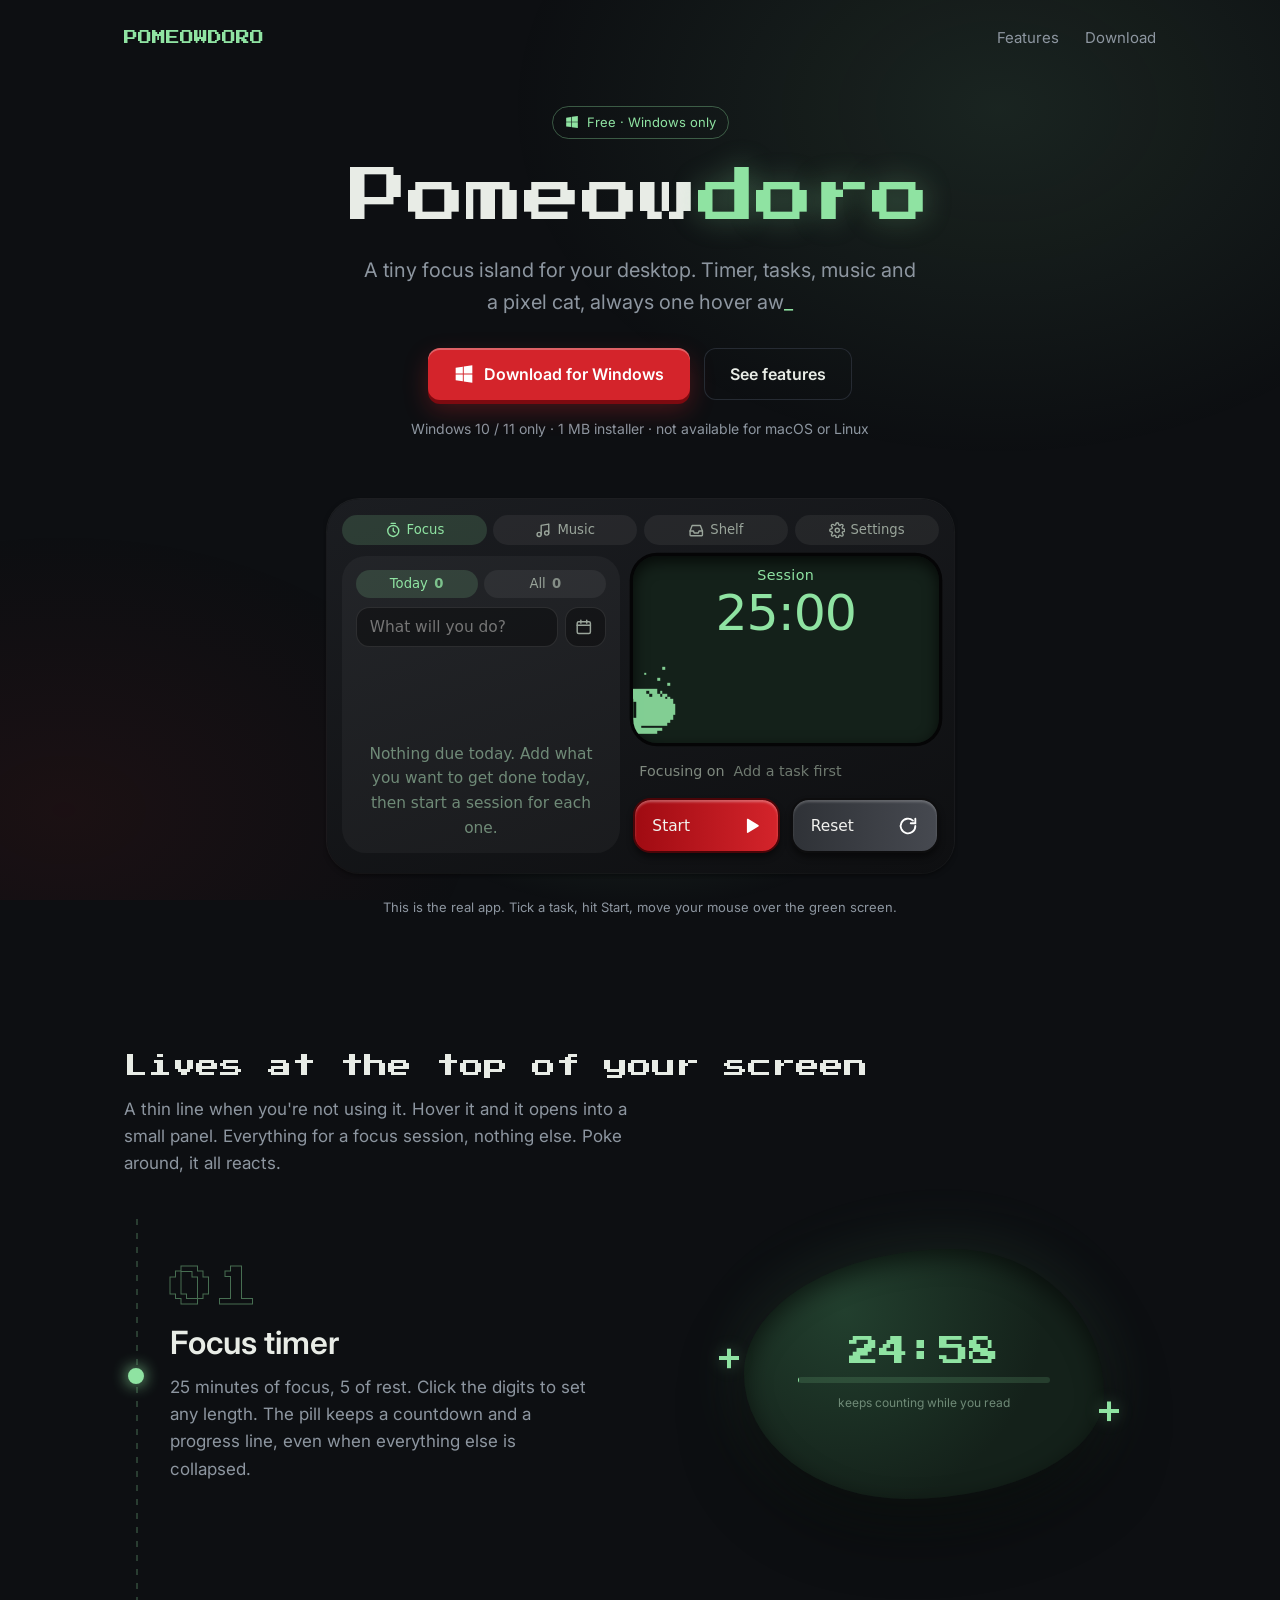
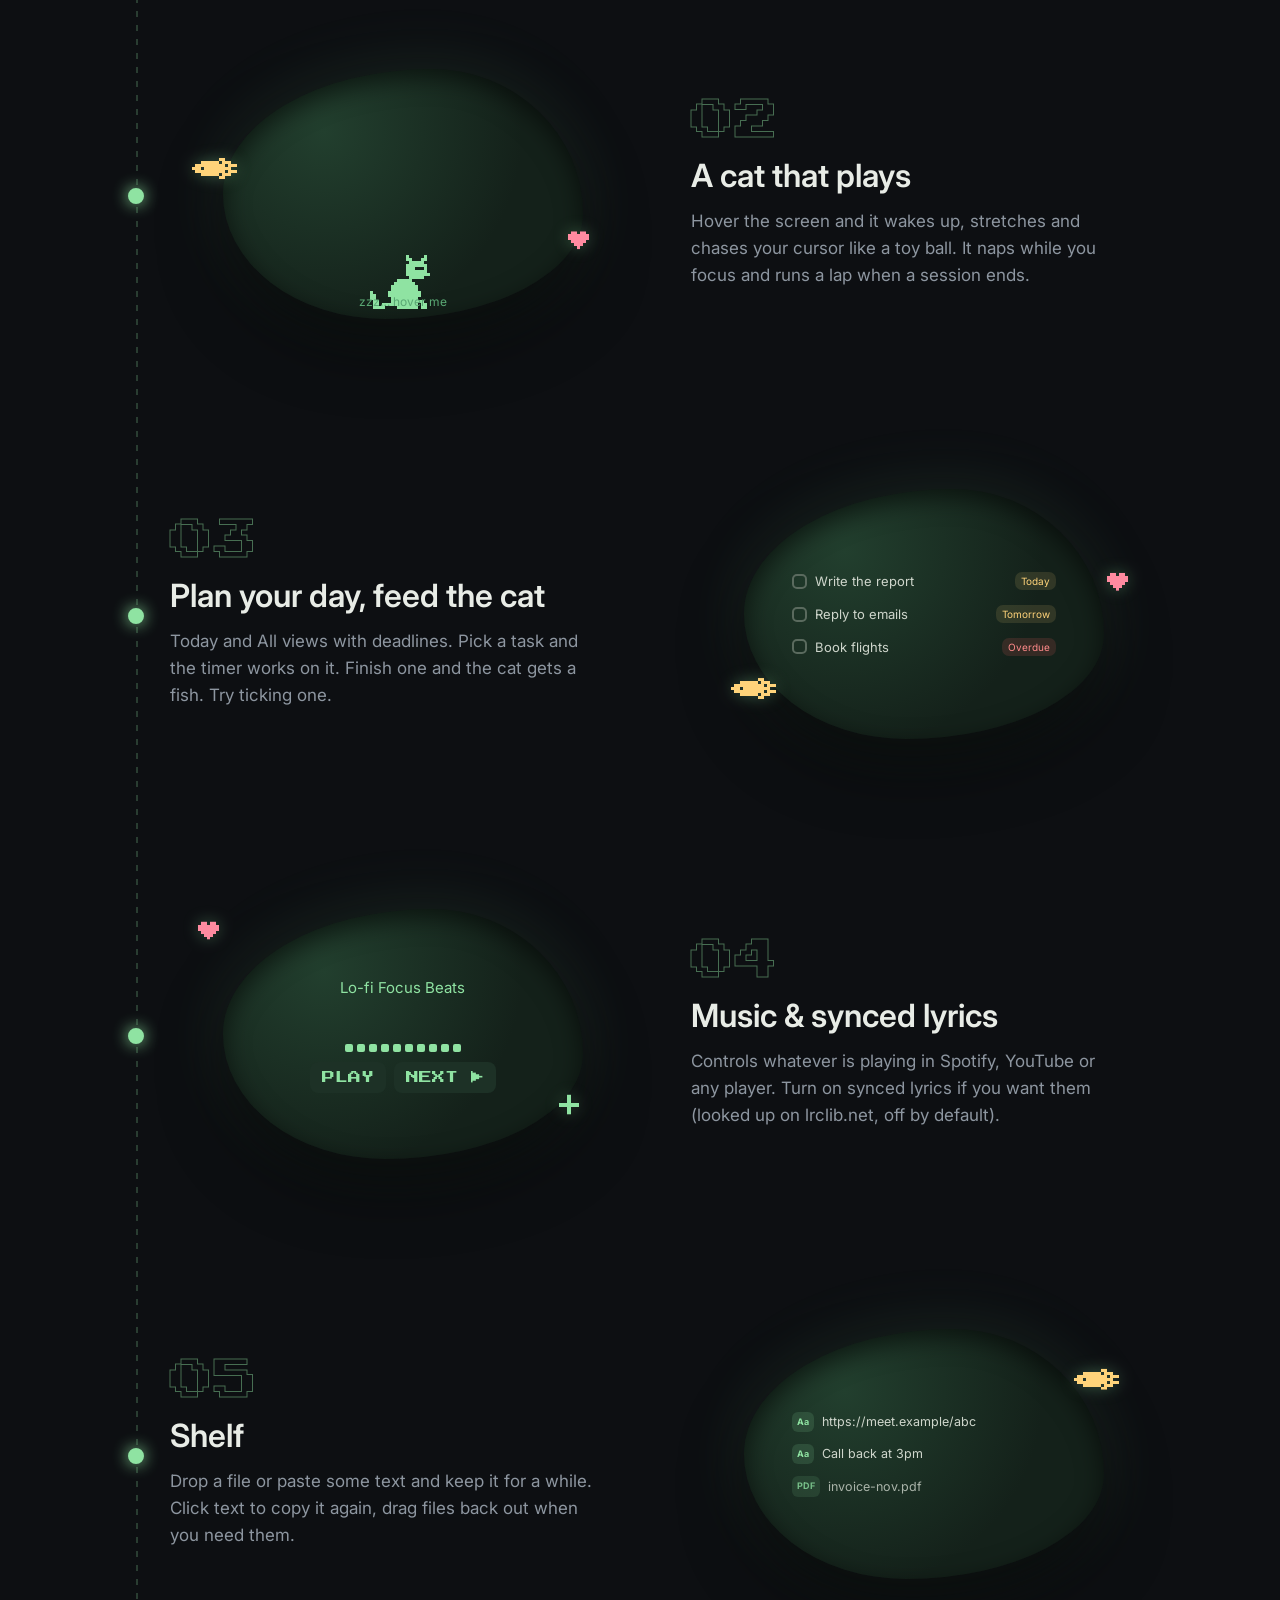
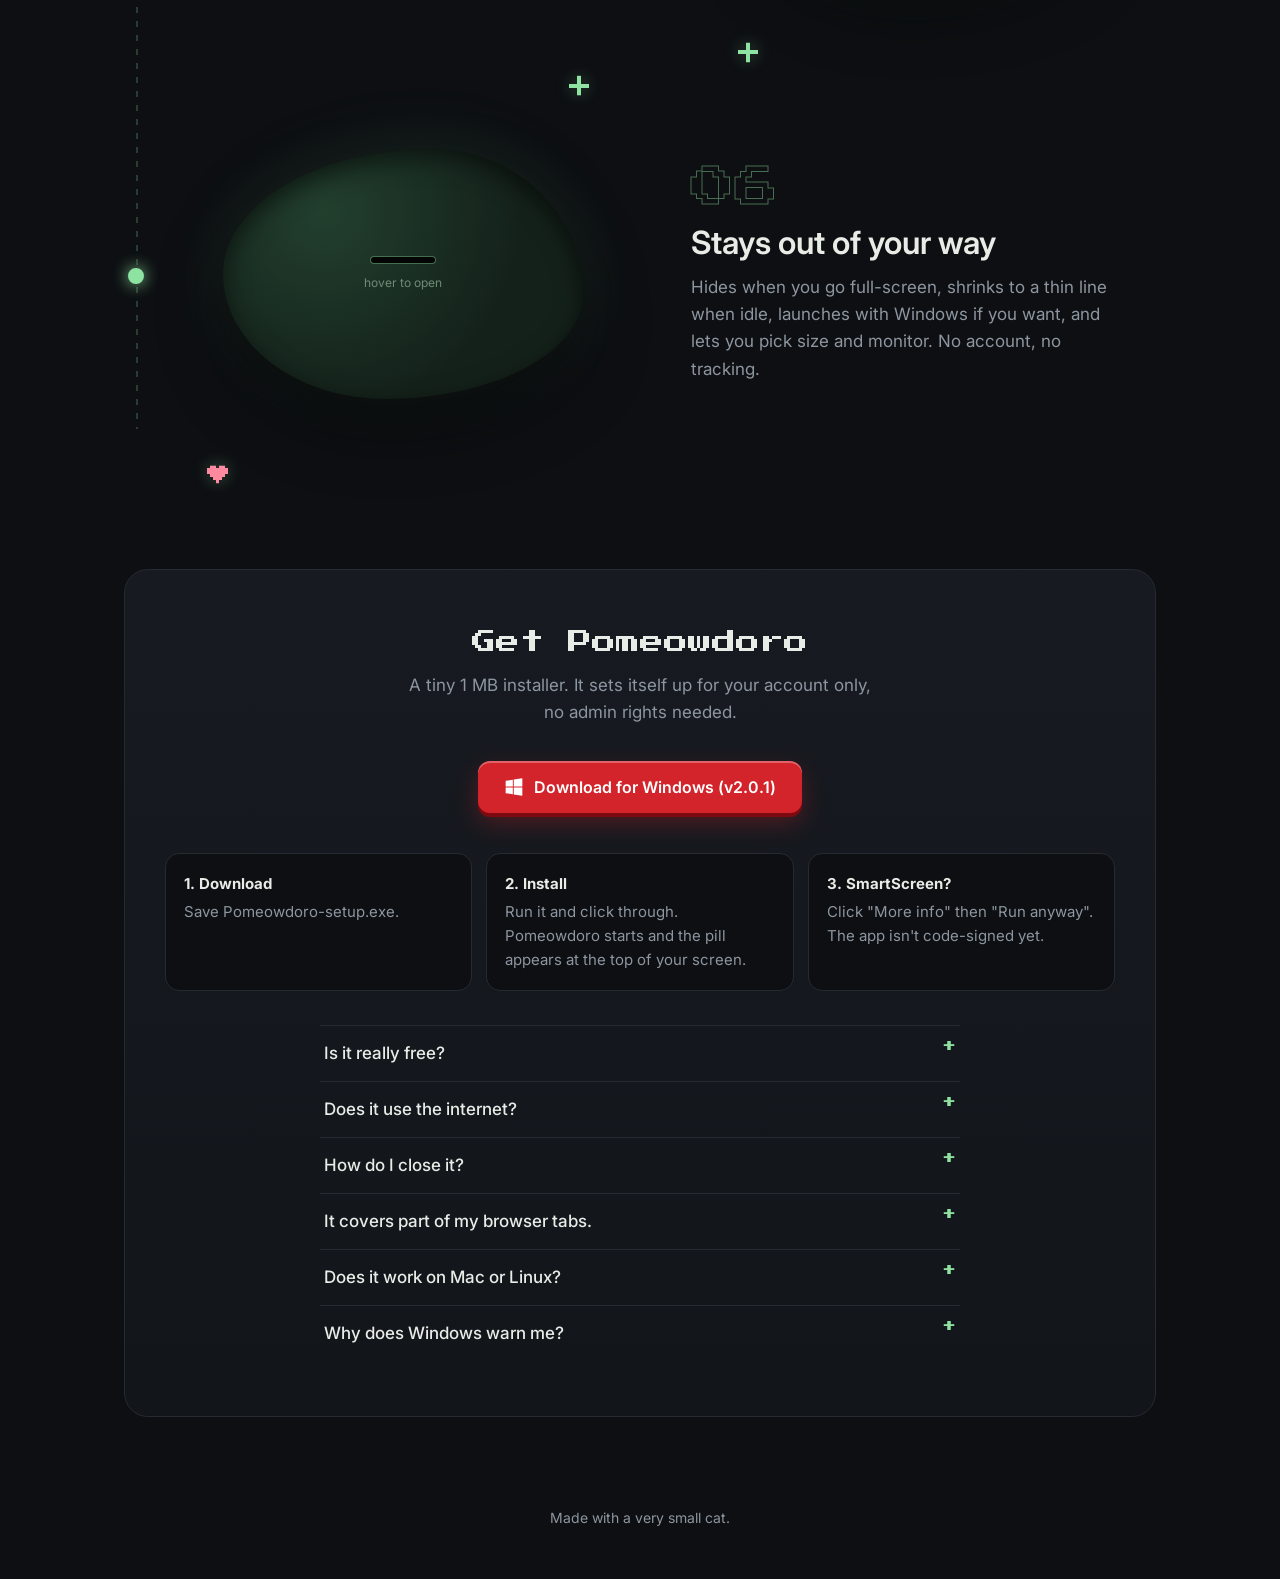
<file: index.html>
<!doctype html>
<html lang="en"><head>
<meta charset="utf-8">
<meta name="viewport" content="width=device-width,initial-scale=1">
<title>Pomeowdoro — a focus island with a pixel cat</title>
<meta name="description" content="Pomeowdoro is a focus island for Windows: a Pomodoro timer, tasks, music controls and a pixel cat that lives at the top of your screen.">
<link rel="icon" type="image/png" href="favicon.png">
<link rel="apple-touch-icon" href="apple-touch-icon.png">
<link rel="preconnect" href="https://fonts.googleapis.com">
<link href="https://fonts.googleapis.com/css2?family=Inter:wght@400;500;600&family=Press+Start+2P&display=swap" rel="stylesheet">
<style>
:root{--bg:#0d0f12;--card:#15181d;--line:#262b33;--g:#8fe3a2;--red:#d4242b;--ink:#e8ece6;--mute:#8d96a0;--lcd:#14211a}
*{box-sizing:border-box;margin:0}
html{scroll-behavior:smooth}
body{background:var(--bg);color:var(--ink);font-family:Inter,system-ui,sans-serif;font-size:17px;line-height:1.6;overflow-x:hidden}
body::before{content:"";position:fixed;inset:0;z-index:-1;background:radial-gradient(700px 500px at 78% 12%,rgba(143,227,162,.10),transparent 70%),radial-gradient(600px 400px at 5% 90%,rgba(212,36,43,.07),transparent 70%)}
.wrap{max-width:1080px;margin:0 auto;padding:0 24px}
nav{display:flex;justify-content:space-between;align-items:center;padding:26px 0}
nav .logo{font:14px 'Press Start 2P';color:var(--g);text-decoration:none}
nav .r{display:flex;align-items:center;gap:26px}
nav a:not(.logo){color:var(--mute);text-decoration:none;font-size:15px}
nav a:not(.logo):hover{color:var(--ink)}
.toggle{font:12px 'Press Start 2P';color:var(--g);background:transparent;border:1px solid rgba(143,227,162,.35);border-radius:99px;padding:8px 12px;cursor:pointer}
.toggle.off{color:var(--mute);border-color:var(--line)}
.btn{position:relative;display:inline-flex;align-items:center;gap:10px;font:600 16px Inter;color:#fff;background:var(--red);padding:16px 26px;border-radius:12px;text-decoration:none;border:0;cursor:pointer;box-shadow:inset 0 2px 0 rgba(255,255,255,.28),0 4px 0 #7d0a10,0 10px 24px rgba(212,36,43,.3);transition:transform .1s,box-shadow .1s}
.btn:hover{transform:translateY(-2px)}
.btn:active{transform:translateY(3px);box-shadow:inset 0 2px 0 rgba(255,255,255,.28),0 1px 0 #7d0a10}
.btn.ghost{background:transparent;color:var(--ink);box-shadow:inset 0 0 0 1px var(--line)}
.win{flex:none}
/* hero */
.hero{display:grid;grid-template-columns:1fr auto;gap:40px;align-items:center;padding:30px 0 70px}
.tag{display:inline-flex;align-items:center;gap:8px;font-size:13px;color:var(--g);border:1px solid rgba(143,227,162,.35);padding:5px 12px;border-radius:99px;margin-bottom:24px}
h1{font:clamp(30px,5.4vw,58px)/1.2 'Press Start 2P';color:var(--ink)}
h1 em{font-style:normal;color:var(--g);text-shadow:0 0 28px rgba(143,227,162,.35)}
.type::after{content:"_";color:var(--g);animation:bl 1s steps(2) infinite}
@keyframes bl{50%{opacity:0}}
.lead{margin:26px 0 34px;color:var(--mute);font-size:20px;max-width:470px}
.cta{display:flex;gap:14px;flex-wrap:wrap}
.small{margin-top:20px;color:var(--mute);font-size:14px}
.demo{position:relative}
.demo iframe{display:block;border:0;width:440px;height:672px;background:transparent}
.hint{position:absolute;left:0;right:0;bottom:-8px;text-align:center;font-size:13px;color:var(--mute)}
/* sections */
section{padding:70px 0}
h2{font:clamp(18px,3vw,24px)/1.5 'Press Start 2P';margin-bottom:12px}
.sec-sub{color:var(--mute);margin-bottom:42px;max-width:540px}
.grid{display:grid;grid-template-columns:repeat(auto-fit,minmax(240px,1fr));gap:18px}
.card{background:var(--card);border:1px solid var(--line);border-radius:18px;padding:24px;display:flex;flex-direction:column;transition:border-color .2s,transform .2s}
.card:hover{border-color:rgba(143,227,162,.45);transform:translateY(-4px)}
.card .n{font:12px 'Press Start 2P';color:var(--g);margin-bottom:14px;display:block}
.card h3{font-size:19px;margin-bottom:6px}
.card p{color:var(--mute);font-size:15px;margin-bottom:18px}
.mini{margin-top:auto;background:var(--lcd);border-radius:14px;box-shadow:inset 0 4px 12px rgba(0,0,0,.6);position:relative;overflow:hidden;height:132px;color:var(--g);user-select:none}
.mini .c{position:absolute;inset:0;display:flex;flex-direction:column;align-items:center;justify-content:center;gap:10px}
.tm{font:30px 'Press Start 2P'}
.row{display:flex;gap:8px}
.mb{font:13px 'Press Start 2P';color:var(--g);background:#1d3126;border:0;border-radius:8px;padding:9px 12px;cursor:pointer}
.mb:hover{background:#27422f}.mb:active{transform:translateY(2px)}
.mini canvas{position:absolute;left:0;top:0;image-rendering:pixelated;pointer-events:none}
.mini .ball{position:absolute;width:10px;height:10px;border-radius:50%;background:radial-gradient(circle at 35% 30%,#e4ffe9,#8fe3a2 60%);box-shadow:0 0 8px rgba(143,227,162,.7);pointer-events:none;opacity:0;transition:opacity .2s}
.hover-note{position:absolute;bottom:8px;width:100%;text-align:center;font-size:12px;color:#5aa874;pointer-events:none}
.eq{display:flex;gap:4px;align-items:flex-end;height:42px}
.eq i{width:8px;background:var(--g);height:8px;border-radius:2px}
.playing .eq i{animation:eq .8s ease-in-out infinite alternate}
.eq i:nth-child(2n){animation-duration:.6s}.eq i:nth-child(3n){animation-duration:1s}.eq i:nth-child(5n){animation-duration:.5s}
@keyframes eq{to{height:42px}}
.song{font-size:15px;max-width:90%;white-space:nowrap;overflow:hidden;text-overflow:ellipsis}
.paperbox{background:#0f1311}
.sheet{position:absolute;left:16px;right:16px;top:14px;height:100px;background:linear-gradient(#34383e,#2a2e33);border-radius:10px;padding:14px;color:#e3eadf;font-size:15px;transition:transform .15s linear}
.sheet small{display:block;color:#9aa69c;letter-spacing:2px;font-size:10px;margin-bottom:6px}
.slot{position:absolute;left:0;right:0;bottom:0;height:34px;background:linear-gradient(#2d2f34,#1a1b1e);border-top:2px solid #44474d}
.slot input{position:absolute;left:14px;right:14px;top:9px;width:calc(100% - 28px);accent-color:var(--g)}
/* download */
.dl{background:linear-gradient(180deg,#171b21,#12151a);border:1px solid var(--line);border-radius:24px;padding:54px 40px;text-align:center}
.dl p.s{color:var(--mute);margin:12px auto 34px;max-width:480px}
.steps{display:grid;grid-template-columns:repeat(auto-fit,minmax(190px,1fr));gap:14px;margin-top:40px;text-align:left}
.steps div{background:var(--bg);border:1px solid var(--line);border-radius:14px;padding:18px;font-size:15px;color:var(--mute)}
.steps b{display:block;color:var(--ink);font-size:15px;margin-bottom:4px}
.faq{margin:34px auto 0;max-width:640px;text-align:left}
.faq details{border-top:1px solid var(--line);padding:14px 4px}
.faq summary{cursor:pointer;font-weight:500;list-style:none;display:flex;justify-content:space-between}
.faq summary::after{content:"+";color:var(--g);font:14px 'Press Start 2P'}
.faq details[open] summary::after{content:"–"}
.faq p{color:var(--mute);margin-top:10px;font-size:15px}
footer{text-align:center;color:var(--mute);font-size:14px;padding:20px 0 50px}
/* page cat + toast + confetti */
.pf{position:fixed;width:8px;height:8px;pointer-events:none;z-index:60;animation:pf .9s ease-out forwards}
@keyframes pf{to{transform:translate(var(--dx),var(--dy)) rotate(180deg);opacity:0}}
#toast{position:fixed;left:50%;bottom:28px;transform:translate(-50%,30px);background:#1d3126;color:var(--g);border:1px solid rgba(143,227,162,.4);padding:12px 18px;border-radius:12px;font-size:14px;opacity:0;transition:.3s;z-index:70;pointer-events:none;max-width:90vw;text-align:center}
#toast.on{opacity:1;transform:translate(-50%,0)}
/* reveal */
.rv{opacity:0;transform:translateY(28px);transition:opacity .6s,transform .6s}.rv.in{opacity:1;transform:none}
@media(max-width:900px){.hero{grid-template-columns:1fr;text-align:center}.lead{margin-left:auto;margin-right:auto}.cta{justify-content:center}.demo{margin:0 auto}nav a:not(.logo){display:none}}
@media(max-width:480px){.demo iframe{width:340px;height:520px}}
@media(prefers-reduced-motion:reduce){.rv{opacity:1;transform:none;transition:none}}
/* ---- 2.0 demo + cards ---- */
.demo .screen{position:relative;width:600px;height:372px;border-radius:16px;background:#0e1115;border:1px solid var(--line);overflow:hidden;box-shadow:0 30px 60px rgba(0,0,0,.45)}
.screen .tabs{height:34px;background:#181b21;display:flex;align-items:center;gap:6px;padding:0 12px}
.screen .tabs i{width:9px;height:9px;border-radius:50%;background:#333a44}
.screen .tab{margin-left:8px;font-size:12px;color:#7d8793;background:#12151a;padding:5px 14px;border-radius:8px}
.screen .tab.on{color:#cfd6d0}
.screen .page{padding:34px 28px;display:flex;flex-direction:column;gap:14px}
.screen .page b{height:12px;border-radius:6px;background:#1a1e25;width:92%}
.screen .page b.s{width:55%}
.demo iframe{position:absolute;top:0;left:50%;transform:translateX(-50%);width:204px;height:48px;border:0;background:transparent}
.mini .pbar{width:70%;height:6px;background:rgba(143,227,162,.15);border-radius:3px;overflow:hidden}
.mini .pbar i{display:block;height:100%;width:0;background:var(--g);transition:width 1s linear}
.trow{display:flex;align-items:center;gap:8px;font-size:13px;color:#cfd6cc;cursor:pointer;padding:3px 4px;border-radius:8px}
.trow:hover{background:rgba(255,255,255,.06)}
.trow .chk{width:15px;height:15px;border-radius:5px;border:2px solid #5a6a5e;flex:none}
.trow.done .chk{background:var(--g);border-color:var(--g)}
.trow.done span{text-decoration:line-through;opacity:.5}
.trow em{margin-left:auto;font-style:normal;font-size:10px;background:rgba(255,211,122,.12);color:#ffd37a;border-radius:7px;padding:1px 6px}
.trow em.od{color:#ff8a8a;background:rgba(255,100,100,.14)}
.thanks{position:absolute;left:12px;right:12px;bottom:10px;text-align:center;background:rgba(143,227,162,.95);color:#10231a;border-radius:10px;padding:6px;font-size:13px;opacity:0;transition:.25s;pointer-events:none}
.thanks.on{opacity:1}
.snip{display:flex;align-items:center;gap:8px;font-size:12.5px;color:#cfd6cc;cursor:pointer;padding:3px 4px;border-radius:8px;white-space:nowrap;overflow:hidden}
.snip:hover{background:rgba(255,255,255,.06)}
.snip b{font-size:9px;background:rgba(143,227,162,.14);color:var(--g);border-radius:6px;padding:3px 5px;flex:none}
.snip.file{cursor:default;opacity:.8}
.snip span{overflow:hidden;text-overflow:ellipsis}
.thin{width:64px;height:6px;border-radius:3px;background:#050506;box-shadow:0 0 0 1px rgba(143,227,162,.35);transition:all .25s}
.mini .c:hover .thin{width:150px;height:30px;border-radius:15px}
.small2{font-size:12px;color:#6f8a77}
@media(max-width:700px){.demo .screen{zoom:.6}}
/* ===== hero: the real app, no frame ===== */
.hero{grid-template-columns:1fr auto;gap:30px}
.demo{position:relative;isolation:isolate}
.demo::before{content:"";position:absolute;inset:-60px -40px;background:radial-gradient(closest-side,rgba(143,227,162,.22),rgba(143,227,162,.05) 60%,transparent);z-index:-1;animation:breathe 6s ease-in-out infinite}
@keyframes breathe{50%{transform:scale(1.06);opacity:.8}}
.demo iframe{position:static;transform:none;display:block;width:578px;height:348px;border:0;background:transparent;filter:drop-shadow(0 30px 40px rgba(0,0,0,.45))}
.demo .hint{position:static;margin-top:16px}
@media(max-width:1000px){.hero{grid-template-columns:1fr}.demo{margin:0 auto}}
@media(max-width:620px){.demo iframe{zoom:.6}}

/* ===== story-style features ===== */
.story{position:relative;display:flex;flex-direction:column;gap:110px;padding-left:46px;margin-top:20px}
.rail{position:absolute;left:12px;top:0;bottom:0;width:2px;background:repeating-linear-gradient(to bottom,rgba(143,227,162,.22) 0 6px,transparent 6px 14px)}
.rail i{position:absolute;left:0;top:0;width:2px;height:var(--rp,0%);background:var(--g);box-shadow:0 0 14px var(--g)}
.feat{position:relative;display:grid;grid-template-columns:1fr 1fr;gap:56px;align-items:center}
.feat:nth-child(odd) .ftext{order:2}
.feat::before{content:"";position:absolute;left:-42px;top:50%;width:12px;height:12px;margin-top:-6px;border-radius:50%;background:var(--bg);border:2px solid #34443a;transition:.5s}
.feat.in::before{background:var(--g);border-color:var(--g);box-shadow:0 0 16px var(--g)}
.num{display:block;font:44px 'Press Start 2P';color:transparent;-webkit-text-stroke:1px rgba(143,227,162,.45);margin-bottom:14px;transition:color .35s,transform .35s,-webkit-text-stroke-color .35s}
.feat:hover .num{color:rgba(143,227,162,.14);-webkit-text-stroke-color:var(--g);transform:translateX(8px)}
.ftext h3{font:600 clamp(24px,3vw,32px)/1.2 Inter;margin-bottom:12px}
.ftext p{color:var(--mute);font-size:17px;max-width:430px}
.ftext>*{opacity:0;transform:translateY(18px);transition:opacity .7s,transform .7s}
.feat.in .ftext>*{opacity:1;transform:none}
.feat.in .ftext>*:nth-child(2){transition-delay:.12s}.feat.in .ftext>*:nth-child(3){transition-delay:.24s}
.feat .stage{opacity:0;transform:translateX(40px) scale(.94);transition:opacity .8s .1s,transform .8s .1s cubic-bezier(.2,1.2,.3,1)}
.feat:nth-child(odd) .stage{transform:translateX(-40px) scale(.94)}
.feat.in .stage{opacity:1;transform:none}
.stage{position:relative;height:310px;display:grid;place-items:center;perspective:900px}
.stage .mini{position:relative;width:360px;height:250px;max-width:100%;margin:0;background:radial-gradient(circle at 28% 25%,#223f2e,#14211a 62%);border-radius:58% 42% 55% 45%/50% 58% 42% 50%;box-shadow:inset 0 8px 24px rgba(0,0,0,.55),0 30px 60px rgba(0,0,0,.5),0 0 70px rgba(143,227,162,.12);animation:morph 10s ease-in-out infinite;transition:box-shadow .4s,transform .15s}
.stage:hover .mini{box-shadow:inset 0 8px 24px rgba(0,0,0,.55),0 30px 60px rgba(0,0,0,.5),0 0 90px rgba(143,227,162,.28)}
@keyframes morph{0%,100%{border-radius:58% 42% 55% 45%/50% 58% 42% 50%}33%{border-radius:44% 56% 40% 60%/58% 44% 56% 42%}66%{border-radius:52% 48% 60% 40%/42% 58% 42% 58%}}
.fl{position:absolute;pointer-events:none;z-index:2;transform:translateY(var(--py,0px));animation:bob 4.5s ease-in-out infinite}
.fl canvas{display:block;filter:drop-shadow(0 0 8px rgba(143,227,162,.35))}
.fl:nth-of-type(2){animation-delay:-2s}
@keyframes bob{50%{translate:0 -12px}}
.stage .mini .c{padding:0}
.mb{transition:transform .12s,background .2s,box-shadow .2s}
.mb:hover{transform:translateY(-2px);box-shadow:0 6px 14px rgba(143,227,162,.2)}
.trow,.snip{transition:background .2s,transform .2s}
.trow:hover,.snip:hover{transform:translateX(4px)}
.trow.done{animation:pop .4s}
@keyframes pop{40%{transform:scale(1.05)}}
.btn .win{transition:transform .25s}.btn:hover .win{transform:rotate(-8deg) scale(1.1)}
@media(max-width:860px){.story{padding-left:30px;gap:80px}.feat{grid-template-columns:1fr;gap:20px}.feat:nth-child(odd) .ftext{order:0}.stage .mini{width:100%}.feat::before{left:-30px}.rail{left:8px}}
@media(prefers-reduced-motion:reduce){.stage .mini,.fl,.demo::before{animation:none}.ftext>*,.feat .stage{opacity:1;transform:none;transition:none}}

/* ===== hero v3: centered headline, the real app shown big underneath ===== */
.hero{display:block;text-align:center;padding:30px 0 60px}
.hero .lead{margin:22px auto 30px;max-width:560px}
.hero .cta{justify-content:center}
.hero .small{margin-top:18px}
.demo{margin:56px auto 0;width:max-content;max-width:100%}
.demo::before{inset:-80px -120px;background:radial-gradient(closest-side,rgba(143,227,162,.16),transparent 70%)}
.demo iframe{width:635px;height:382px;filter:none}
.demo .hint{margin-top:18px;text-align:center}
@media(max-width:820px){.demo iframe{zoom:.85}}
@media(max-width:700px){.demo iframe{zoom:.55}.demo{width:auto}}
</style></head>
<body>
<div id="toast"></div>
<div class="wrap">
  <nav><a class="logo" href="#">POMEOWDORO</a>
    <div class="r"><a href="#features">Features</a><a href="#download">Download</a></div></nav>

  <!-- 1. HERO -->
  <header class="hero">
    <div>
      <span class="tag"><svg class="win" viewBox="0 0 24 24" width="14" height="14" fill="currentColor"><path d="M2 4.5l8.6-1.2v8.1H2zM11.7 3.1L22 1.6v9.8H11.7zM2 12.6h8.6v8.1L2 19.5zM11.7 12.6H22v9.8l-10.3-1.4z"/></svg> Free · Windows only</span>
      <h1>Pomeow<em>doro</em></h1>
      <p class="lead"><span id="typed" class="type"></span></p>
      <div class="cta">
        <a class="btn dlbtn" href="https://github.com/mmonzera/pomeowdoro-landing/releases/latest/download/Pomeowdoro-setup.exe"><svg class="win" viewBox="0 0 24 24" width="20" height="20" fill="currentColor"><path d="M2 4.5l8.6-1.2v8.1H2zM11.7 3.1L22 1.6v9.8H11.7zM2 12.6h8.6v8.1L2 19.5zM11.7 12.6H22v9.8l-10.3-1.4z"/></svg> Download for Windows</a>
        <a class="btn ghost" href="#features">See features</a>
      </div>
      <p class="small">Windows 10 / 11 only · 1 MB installer · not available for macOS or Linux</p>
    </div>
    <div class="demo">
      <iframe id="demo" src="demo/app.html?v=202611241401" title="Pomeowdoro live demo" scrolling="no"></iframe>
      <div class="hint">This is the real app. Tick a task, hit Start, move your mouse over the green screen.</div>
    </div>
  </header>

  <!-- 2. FEATURES (each card is playable) -->
  <section id="features">
    <h2 class="rv">Lives at the top of your screen</h2>
    <p class="sec-sub rv">A thin line when you're not using it. Hover it and it opens into a small panel. Everything for a focus session, nothing else. Poke around, it all reacts.</p>
    <div class="story" id="story">
      <div class="rail"><i id="railfill"></i></div>

      <article class="feat rv">
        <div class="ftext"><span class="num">01</span><h3>Focus timer</h3><p>25 minutes of focus, 5 of rest. Click the digits to set any length. The pill keeps a countdown and a progress line, even when everything else is collapsed.</p></div>
        <div class="stage" data-tilt><span class="fl" data-k="star" data-s=".10" style="left:6%;top:12%"></span><span class="fl" data-k="star" data-s="-.07" style="right:8%;bottom:14%"></span>
          <div class="mini"><div class="c"><div class="tm" id="m1">25:00</div><div class="pbar"><i id="m1bar"></i></div><div class="small2">keeps counting while you read</div></div></div></div>
      </article>

      <article class="feat rv">
        <div class="ftext"><span class="num">02</span><h3>A cat that plays</h3><p>Hover the screen and it wakes up, stretches and chases your cursor like a toy ball. It naps while you focus and runs a lap when a session ends.</p></div>
        <div class="stage" data-tilt><span class="fl" data-k="heart" data-s=".12" style="right:10%;top:10%"></span><span class="fl" data-k="fish" data-s="-.09" style="left:4%;bottom:16%"></span>
          <div class="mini" id="m2"><canvas id="m2cat" width="320" height="220"></canvas><div class="ball" id="m2ball"></div><div class="hover-note" id="m2note">zzz… hover me</div></div></div>
      </article>

      <article class="feat rv">
        <div class="ftext"><span class="num">03</span><h3>Plan your day, feed the cat</h3><p>Today and All views with deadlines. Pick a task and the timer works on it. Finish one and the cat gets a fish. Try ticking one.</p></div>
        <div class="stage" data-tilt><span class="fl" data-k="fish" data-s=".11" style="left:8%;top:8%"></span><span class="fl" data-k="heart" data-s="-.08" style="right:6%;bottom:12%"></span>
          <div class="mini" id="m3"><div class="c" style="align-items:stretch;padding:30px 44px;gap:6px;justify-content:center">
            <div class="trow" data-t="Write the report"><b class="chk"></b><span>Write the report</span><em>Today</em></div>
            <div class="trow" data-t="Reply to emails"><b class="chk"></b><span>Reply to emails</span><em>Tomorrow</em></div>
            <div class="trow" data-t="Book flights"><b class="chk"></b><span>Book flights</span><em class="od">Overdue</em></div>
            <div class="thanks" id="m3thx">Thank you!</div></div></div></div>
      </article>

      <article class="feat rv">
        <div class="ftext"><span class="num">04</span><h3>Music &amp; synced lyrics</h3><p>Controls whatever is playing in Spotify, YouTube or any player. Turn on synced lyrics if you want them (looked up on lrclib.net, off by default).</p></div>
        <div class="stage" data-tilt><span class="fl" data-k="star" data-s=".09" style="right:12%;top:6%"></span><span class="fl" data-k="heart" data-s="-.1" style="left:6%;bottom:10%"></span>
          <div class="mini" id="m4"><div class="c"><div class="song" id="m4song">Lo-fi Focus Beats</div>
            <div class="eq"><i></i><i></i><i></i><i></i><i></i><i></i><i></i><i></i><i></i><i></i></div>
            <div class="row"><button class="mb" id="m4play">PLAY</button><button class="mb" id="m4next">NEXT ▶</button></div></div></div></div>
      </article>

      <article class="feat rv">
        <div class="ftext"><span class="num">05</span><h3>Shelf</h3><p>Drop a file or paste some text and keep it for a while. Click text to copy it again, drag files back out when you need them.</p></div>
        <div class="stage" data-tilt><span class="fl" data-k="star" data-s=".12" style="left:10%;top:10%"></span><span class="fl" data-k="fish" data-s="-.07" style="right:8%;bottom:12%"></span>
          <div class="mini" id="m5"><div class="c" style="align-items:stretch;padding:30px 44px;gap:6px;justify-content:center">
            <div class="snip" data-s="https://meet.example/abc"><b>Aa</b><span>https://meet.example/abc</span></div>
            <div class="snip" data-s="Call back at 3pm"><b>Aa</b><span>Call back at 3pm</span></div>
            <div class="snip file"><b>PDF</b><span>invoice-nov.pdf</span></div>
            <div class="thanks" id="m5thx">Copied!</div></div></div></div>
      </article>

      <article class="feat rv">
        <div class="ftext"><span class="num">06</span><h3>Stays out of your way</h3><p>Hides when you go full-screen, shrinks to a thin line when idle, launches with Windows if you want, and lets you pick size and monitor. No account, no tracking.</p></div>
        <div class="stage" data-tilt><span class="fl" data-k="heart" data-s=".1" style="left:8%;top:14%"></span><span class="fl" data-k="star" data-s="-.1" style="right:10%;bottom:10%"></span>
          <div class="mini"><div class="c"><div class="thin"></div><div class="small2">hover to open</div></div></div></div>
      </article>
    </div>
  </section>

  <!-- 3. DOWNLOAD -->
  <section id="download">
    <div class="dl rv">
      <h2>Get Pomeowdoro</h2>
      <p class="s">A tiny 1 MB installer. It sets itself up for your account only, no admin rights needed.</p>
      <a class="btn dlbtn" href="https://github.com/mmonzera/pomeowdoro-landing/releases/latest/download/Pomeowdoro-setup.exe"><svg class="win" viewBox="0 0 24 24" width="20" height="20" fill="currentColor"><path d="M2 4.5l8.6-1.2v8.1H2zM11.7 3.1L22 1.6v9.8H11.7zM2 12.6h8.6v8.1L2 19.5zM11.7 12.6H22v9.8l-10.3-1.4z"/></svg> Download for Windows (v2.0.1)</a>
      <div class="steps">
        <div><b>1. Download</b>Save Pomeowdoro-setup.exe.</div>
        <div><b>2. Install</b>Run it and click through. Pomeowdoro starts and the pill appears at the top of your screen.</div>
        <div><b>3. SmartScreen?</b>Click "More info" then "Run anyway". The app isn't code-signed yet.</div>
      </div>
      <div class="faq">
        <details><summary>Is it really free?</summary><p>Yes. No account, no ads, no tracking. Your tasks and settings stay on your own computer.</p></details>
        <details><summary>Does it use the internet?</summary><p>Only if you switch on synced lyrics in Settings. Then it sends the song title and artist to lrclib.net to find the lyrics. Otherwise it never connects to anything.</p></details>
        <details><summary>How do I close it?</summary><p>Open the panel, go to Settings and press "Quit Pomeowdoro". You can also turn on "Launch at login" there.</p></details>
        <details><summary>It covers part of my browser tabs.</summary><p>Settings has a Size option and a "Shrink to a thin line when idle" switch. The window is only as big as the pill, so the rest of your screen stays clickable.</p></details>
        <details><summary>Does it work on Mac or Linux?</summary><p>Not yet. Pomeowdoro is a Windows 10 / 11 app for now.</p></details>
        <details><summary>Why does Windows warn me?</summary><p>The app is new and not code-signed, so SmartScreen shows a warning. Choose "More info", then "Run anyway".</p></details>
      </div>
    </div>
  </section>
  <footer>Made with a very small cat.</footer>
</div>

<script src="sprites.js"></script>
<script>
const $=id=>document.getElementById(id);
const reduce=matchMedia('(prefers-reduced-motion:reduce)').matches;

/* ---------- reusable pixel cat that chases a target ---------- */
function chaser(cv,{w=96,bounds,offset=[0,0],sleepy=true,speed=220}){
  const cx=cv.getContext('2d'),h=w*220/320;
  cv.style.width=w+'px';cv.style.height=h+'px';
  let b=bounds(),pos={x:b.w/2-w/2,y:b.h-h-4},home={...pos},tgt=null,face=1,dist=0,last=0,key='',st=sleepy?'sleep':'idle',stT=0,leaveAt=0;
  const draw=(p,o)=>{const k=p+JSON.stringify(o);if(k!==key){key=k;paintGrid(cx,poseGrid(p,o))}};
  function loop(t){
    const dt=Math.min(.05,(t-last)/1000||0);last=t;b=bounds();
    if(st==='sleep'){draw('sit',{eyes:'closed'});face=1;if(tgt){st='wake';stT=t}}
    else if(st==='wake'){const e=t-stT;draw(e<500?'sit':'stretch',{eyes:e<250?'closed':'open'});if(e>1000)st='idle'}
    else{
      let goal=null;
      if(tgt)goal={x:tgt.x+offset[0]-w/2,y:tgt.y+offset[1]-h*.62};
      else if(sleepy&&t-leaveAt>1400)goal={...home};
      if(goal){
        goal.x=Math.max(0,Math.min(b.w-w,goal.x));goal.y=Math.max(0,Math.min(b.h-h,goal.y));
        const dx=goal.x-pos.x,dy=goal.y-pos.y,d=Math.hypot(dx,dy);
        if(Math.abs(dx)>4)face=dx>0?1:-1;
        if(d>(tgt?w*.28:3)){const s=Math.min(d,Math.min(speed,d*4+30)*dt);pos.x+=dx/d*s;pos.y+=dy/d*s;dist+=s;draw('run',{frame:Math.floor(dist/(w/12))%4})}
        else if(!tgt&&sleepy){st='sleep'}
        else draw('sit',{eyes:'open',wag:Math.floor(t/350)%2});
      }else draw('sit',{eyes:'open',wag:Math.floor(t/350)%2});
    }
    cv.style.transform=`translate(${pos.x}px,${pos.y}px) scaleX(${face})`;
    requestAnimationFrame(loop);
  }
  requestAnimationFrame(loop);
  return{set:p=>{tgt=p;if(!p)leaveAt=performance.now()},awake:()=>st!=='sleep'};
}

/* ---------- typed tagline ---------- */
(function(){
  const txt='A tiny focus island for your desktop. Timer, tasks, music and a pixel cat, always one hover away.',el=$('typed');
  if(reduce){el.textContent=txt;el.classList.remove('type');return}
  let i=0;(function n(){el.textContent=txt.slice(0,++i);if(i<txt.length)setTimeout(n,22);else setTimeout(()=>el.classList.remove('type'),1500)})();
})();

/* ---------- toast + confetti ---------- */
let tt;function toast(m){const t=$('toast');t.textContent=m;t.classList.add('on');clearTimeout(tt);tt=setTimeout(()=>t.classList.remove('on'),4200)}
function burst(x,y){
  if(reduce)return;
  for(let i=0;i<16;i++){const d=document.createElement('i');d.className='pf';d.style.left=x+'px';d.style.top=y+'px';
    d.style.background=['#8fe3a2','#d4242b','#e8ece6'][i%3];
    d.style.setProperty('--dx',(Math.random()*240-120)+'px');d.style.setProperty('--dy',(Math.random()*-160-20)+'px');
    document.body.appendChild(d);setTimeout(()=>d.remove(),1000)}
}
document.querySelectorAll('.dlbtn').forEach(b=>b.addEventListener('click',e=>{
  burst(e.clientX,e.clientY);toast('Downloading the installer — if Windows warns you, click "More info" then "Run anyway".');
}));

/* ---------- card 02: mini cat playground ---------- */
(function(){
  const box=$('m2'),ball=$('m2ball'),note=$('m2note');
  const c=chaser($('m2cat'),{w:96,bounds:()=>({w:box.clientWidth,h:box.clientHeight}),offset:[0,0],sleepy:true,speed:200});
  box.addEventListener('mousemove',e=>{const r=box.getBoundingClientRect(),x=e.clientX-r.left,y=e.clientY-r.top;
    c.set({x,y});ball.style.opacity=1;ball.style.transform=`translate(${x-5}px,${y-5}px)`;note.style.opacity=0});
  box.addEventListener('mouseleave',()=>{c.set(null);ball.style.opacity=0;note.style.opacity=1});
})();

/* ---------- demo iframe takes the exact size of the app window (ignore the small collapsed sizes) ---------- */
addEventListener('message', e => {
  const d = e.data, f = $('demo');
  if (d && d.pomeow === 'size' && f && e.source === f.contentWindow && d.w > 400) { f.style.width = d.w + 'px'; f.style.height = d.h + 'px'; }
});

/* ---------- card 01: countdown ---------- */
(function(){
  const total=1500;let left=total;const el=$('m1'),bar=$('m1bar');
  const fmt=s=>String(Math.floor(s/60)).padStart(2,'0')+':'+String(s%60).padStart(2,'0');
  setInterval(()=>{left=left<=0?total:left-1;el.textContent=fmt(left);bar.style.width=((1-left/total)*100)+'%'},1000);
})();

/* ---------- card 03: tick a task -> thank you ---------- */
(function(){
  const thx=$('m3thx');let t;
  document.querySelectorAll('#m3 .trow').forEach(r=>r.onclick=()=>{
    r.classList.toggle('done');
    if(r.classList.contains('done')){thx.textContent='Thank you! The cat ate a fish';thx.classList.add('on');clearTimeout(t);t=setTimeout(()=>thx.classList.remove('on'),1800)}
  });
})();

/* ---------- card 04: mini player ---------- */
(function(){
  const names=['Lo-fi Focus Beats','Rain on the Window','Deep Focus Gamma'];let i=0;const box=$('m4');
  $('m4play').onclick=()=>{const on=box.classList.toggle('playing');$('m4play').textContent=on?'PAUSE':'PLAY'};
  $('m4next').onclick=()=>{i=(i+1)%names.length;$('m4song').textContent=names[i]};
})();

/* ---------- card 05: shelf, click text to copy ---------- */
(function(){
  const thx=$('m5thx');let t;
  document.querySelectorAll('#m5 .snip[data-s]').forEach(s=>s.onclick=async()=>{
    try{await navigator.clipboard.writeText(s.dataset.s)}catch(e){}
    thx.classList.add('on');clearTimeout(t);t=setTimeout(()=>thx.classList.remove('on'),1100);
  });
})();

/* ---------- feature stage: floating pixel decorations, tilt, parallax, rail ---------- */
(function(){
  const STAR=['..#..','..#..','#####','..#..','..#..'];
  const kinds={fish:()=>pixelCanvas(FISH_ROWS,3,'#ffd37a'),heart:()=>pixelCanvas(HEART_ROWS,3,'#ff8aa0'),star:()=>pixelCanvas(STAR,4,'#8fe3a2')};
  document.querySelectorAll('.fl').forEach(el=>el.appendChild(kinds[el.dataset.k]()));
  if(reduce)return;
  // 3D tilt following the pointer
  document.querySelectorAll('[data-tilt]').forEach(st=>{
    const m=st.querySelector('.mini');
    st.addEventListener('mousemove',e=>{
      const r=st.getBoundingClientRect(),x=(e.clientX-r.left)/r.width-.5,y=(e.clientY-r.top)/r.height-.5;
      m.style.transform=`rotateY(${x*10}deg) rotateX(${-y*10}deg)`;
      st.querySelectorAll('.fl').forEach((f,i)=>f.style.marginLeft=(x*(i?-18:18))+'px');
    });
    st.addEventListener('mouseleave',()=>{m.style.transform='';st.querySelectorAll('.fl').forEach(f=>f.style.marginLeft='')});
  });
  // scroll: parallax on floating pixels + rail progress
  const fls=[...document.querySelectorAll('.fl')],story=$('story'),rail=$('railfill');
  let tick=false;
  function onScroll(){
    tick=false;const vh=innerHeight;
    fls.forEach(f=>{const r=f.parentElement.getBoundingClientRect();f.style.setProperty('--py',((r.top+r.height/2-vh/2)*parseFloat(f.dataset.s))+'px')});
    const r=story.getBoundingClientRect(),p=Math.max(0,Math.min(1,(vh*.55-r.top)/r.height));
    story.style.setProperty('--rp',(p*100)+'%');
  }
  addEventListener('scroll',()=>{if(!tick){tick=true;requestAnimationFrame(onScroll)}},{passive:true});onScroll();
})();

/* ---------- safety net: if nobody scrolled after a few seconds (screenshot tools, previews), show everything ---------- */
let scrolled=false;addEventListener('scroll',()=>{scrolled=true},{passive:true});
setTimeout(()=>{if(!scrolled)document.querySelectorAll('.rv:not(.in)').forEach(e=>e.classList.add('in'))},3500);

/* ---------- reveal on scroll ---------- */
const io=new IntersectionObserver(es=>es.forEach(x=>{if(x.isIntersecting){x.target.classList.add('in');io.unobserve(x.target)}}),{threshold:.15});
document.querySelectorAll('.rv').forEach((e,i)=>{e.style.transitionDelay=(i%4)*70+'ms';io.observe(e)});
</script>
</body></html>
</file>
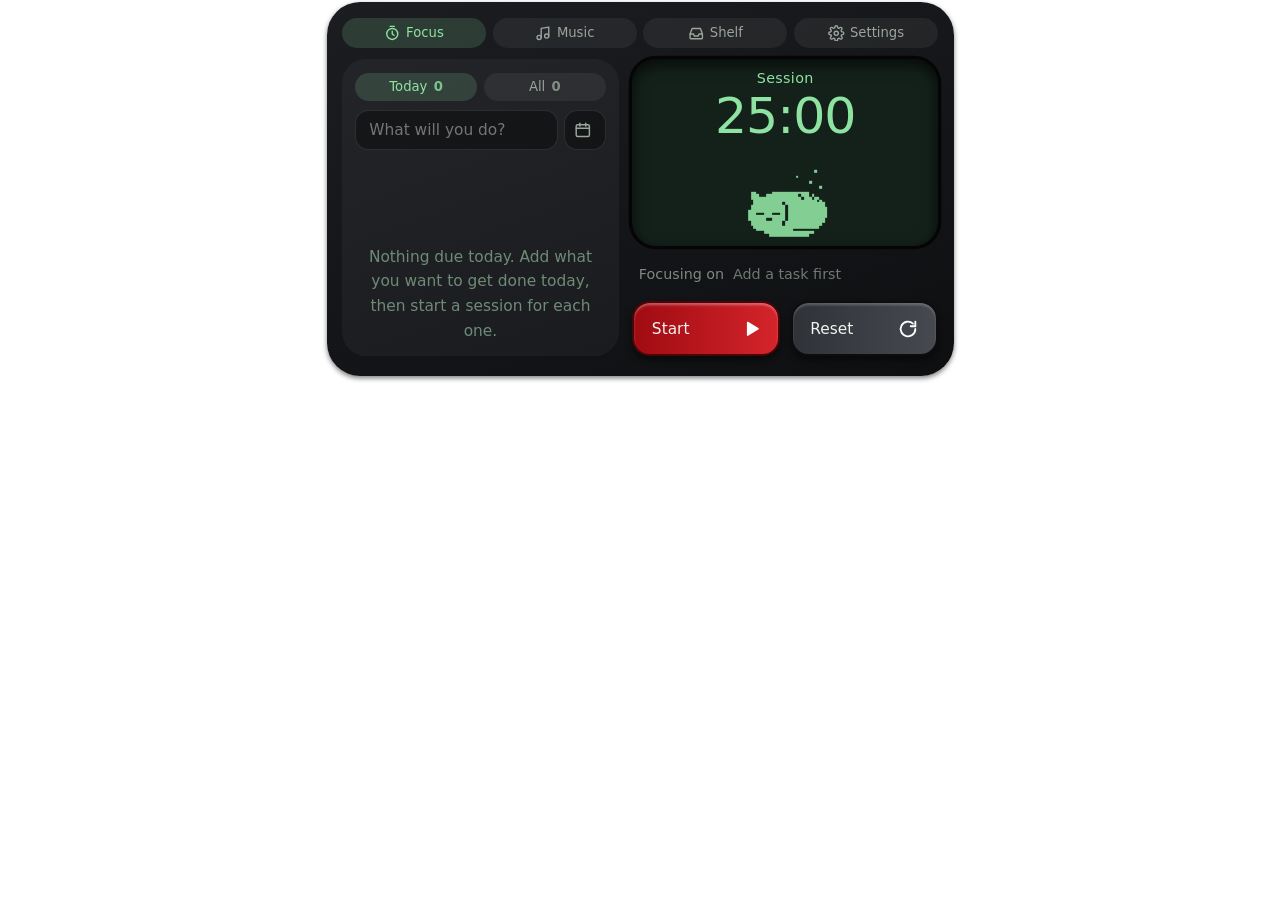
<file: demo/app.html>
<!doctype html>
<html lang="en"><head>
<meta charset="utf-8">
<title>Pomeowdoro</title>
<link rel="stylesheet" href="style.css?v=202611241401">
<style>html,body{background:transparent}</style></head><body>
<div id="island">
  <!-- collapsed pill -->
  <div id="pill">
    <canvas id="pcat" width="320" height="220"></canvas>
    <div id="pmid"><span id="ptask"></span><span id="peq" class="eq" hidden><i></i><i></i><i></i><i></i></span></div>
    <span id="ptime">25:00</span>
    <div id="pbar"><i></i></div>
  </div>

  <!-- expanded panel -->
  <div id="panel">
    <div id="tabs">
      <button data-p="focus" class="on" title="Focus"><svg width="15" height="15" viewBox="0 0 24 24" fill="none" stroke="currentColor" stroke-width="2" stroke-linecap="round" stroke-linejoin="round"><circle cx="12" cy="13" r="8"/><path d="M12 9v4l2.5 2M9 2h6"/></svg><span>Focus</span></button>
      <button data-p="music" title="Music"><svg width="15" height="15" viewBox="0 0 24 24" fill="none" stroke="currentColor" stroke-width="2" stroke-linecap="round" stroke-linejoin="round"><path d="M9 18V5l11-2v13"/><circle cx="6" cy="18" r="3"/><circle cx="17" cy="16" r="3"/></svg><span>Music</span></button>
      <button data-p="shelf" title="Shelf"><svg width="15" height="15" viewBox="0 0 24 24" fill="none" stroke="currentColor" stroke-width="2" stroke-linecap="round" stroke-linejoin="round"><path d="M3 13l3-8h12l3 8v6a1 1 0 0 1-1 1H4a1 1 0 0 1-1-1z"/><path d="M3 13h5l1 3h6l1-3h5"/></svg><span>Shelf</span></button>
      <button data-p="set" title="Settings"><svg width="15" height="15" viewBox="0 0 24 24" fill="none" stroke="currentColor" stroke-width="2" stroke-linecap="round" stroke-linejoin="round"><circle cx="12" cy="12" r="3"/><path d="M19.4 15a1.7 1.7 0 0 0 .3 1.8l.1.1a2 2 0 1 1-2.8 2.8l-.1-.1a1.7 1.7 0 0 0-1.8-.3 1.7 1.7 0 0 0-1 1.5V21a2 2 0 1 1-4 0v-.1a1.7 1.7 0 0 0-1.1-1.5 1.7 1.7 0 0 0-1.8.3l-.1.1a2 2 0 1 1-2.8-2.8l.1-.1a1.7 1.7 0 0 0 .3-1.8 1.7 1.7 0 0 0-1.5-1H3a2 2 0 1 1 0-4h.1a1.7 1.7 0 0 0 1.5-1.1 1.7 1.7 0 0 0-.3-1.8l-.1-.1a2 2 0 1 1 2.8-2.8l.1.1a1.7 1.7 0 0 0 1.8.3H9a1.7 1.7 0 0 0 1-1.5V3a2 2 0 1 1 4 0v.1a1.7 1.7 0 0 0 1 1.5 1.7 1.7 0 0 0 1.8-.3l.1-.1a2 2 0 1 1 2.8 2.8l-.1.1a1.7 1.7 0 0 0-.3 1.8V9a1.7 1.7 0 0 0 1.5 1H21a2 2 0 1 1 0 4h-.1a1.7 1.7 0 0 0-1.5 1z"/></svg><span>Settings</span></button>
    </div>

    <section id="pg-focus" class="pg on">
      <div id="fgrid">
        <div id="tcol">
          <div id="tseg"><button data-v="today" class="on">Today <b id="cT">0</b></button><button data-v="all">All <b id="cA">0</b></button></div>
          <div id="tadd"><input id="tin" placeholder="What will you do?" maxlength="60" spellcheck="false"><button id="tdate" title="Set a deadline"><svg width="16" height="16" viewBox="0 0 24 24" fill="none" stroke="currentColor" stroke-width="2" stroke-linecap="round" stroke-linejoin="round"><rect x="3" y="5" width="18" height="16" rx="2"/><path d="M3 10h18M8 3v4M16 3v4"/></svg><span id="tdl"></span></button><input type="date" id="tdp" tabindex="-1"></div>
          <ul id="tlist"></ul>
          <div id="tnone"></div>
        </div>
        <div id="fcol">
          <div id="lcd">
            <div id="sess">Session</div>
            <input id="time" value="25:00" spellcheck="false" title="Click to edit time (e.g. 30 or 12:30)">
            <canvas id="cat" width="320" height="220"></canvas>
            <div id="ball"></div>
          </div>
          <div id="curtask"><span class="cl">Focusing on</span><span id="curname">Pick a task on the left</span></div>
          <div id="btns">
            <button id="go" class="btn red"><span id="golabel">Start</span><svg id="goicon" width="16" height="16" viewBox="0 0 18 18"><path d="M4 2.5v13a.8.8 0 0 0 1.2.7l10.5-6.5a.8.8 0 0 0 0-1.4L5.2 1.8A.8.8 0 0 0 4 2.5z" fill="#fff"/></svg></button>
            <button id="reset" class="btn grey"><span>Reset</span><svg width="20" height="20" viewBox="0 0 24 24" fill="none" stroke="#fff" stroke-width="2" stroke-linecap="round"><path d="M20 12a8 8 0 1 1-2.6-5.9"/><path d="M20 4v5h-5"/></svg></button>
          </div>
        </div>
      </div>
    </section>
    <section id="pg-music" class="pg">
      <div id="mbox">
        <div id="mnone">No media playing.<br><small>Start Spotify, YouTube Music or any player and it shows up here.</small></div>
        <div id="mhave" hidden>
          <div id="mtitle">—</div><div id="martist"></div>
          <div id="lyr" hidden><div id="l0"></div><div id="l1"></div><div id="l2"></div></div>
          <div id="mctl">
            <button id="mprev" class="rb" title="Previous"><svg width="22" height="22" viewBox="0 0 24 24" fill="#fff"><path d="M19 5l-9 7 9 7zM8 5H5v14h3z"/></svg></button>
            <button id="mplay" class="rb big" title="Play / Pause"><svg id="mplayico" width="26" height="26" viewBox="0 0 24 24" fill="#fff"><path d="M8 5v14l11-7z"/></svg></button>
            <button id="mnext" class="rb" title="Next"><svg width="22" height="22" viewBox="0 0 24 24" fill="#fff"><path d="M5 5l9 7-9 7zM16 5h3v14h-3z"/></svg></button>
          </div>
        </div>
      </div>
    </section>

    <section id="pg-shelf" class="pg">
      <div id="sbox">
        <div id="sadd"><input id="sin" placeholder="Paste or type text, then press Enter" maxlength="5000" spellcheck="false"><button id="sbtn" class="mb2">Add</button></div>
        <ul id="slist"></ul>
        <div id="snone">Drop files or paste text to hold them for a while.<br><small>Click text to copy it again. Drag files back out. Files are not copied.</small></div>
      </div>
    </section>

    <section id="pg-set" class="pg">
      <div id="setlist">
        <div class="checks">
          <label><input type="checkbox" id="s-auto"> Launch at login</label>
          <label><input type="checkbox" id="s-fs"> Hide in full-screen apps</label>
          <label><input type="checkbox" id="s-snd"> Timer sounds</label>
          <label><input type="checkbox" id="s-cat"> Cat animations</label>
          <label><input type="checkbox" id="s-idle"> Shrink to a thin line when idle</label>
          <label><input type="checkbox" id="s-ap"> Pause music with the timer</label>
          <label title="Sends the song title and artist to lrclib.net"><input type="checkbox" id="s-lyr"> Synced lyrics (uses lrclib.net)</label>
        </div>
        <div class="selects">
          <label class="sel"><span>Size</span><select id="s-size"><option value="0.7">Small</option><option value="0.85">Medium-small</option><option value="1">Normal</option><option value="1.2">Large</option></select></label>
          <label class="sel"><span>Monitor</span><select id="s-mon"></select></label>
        </div>
        <div class="row"><button class="btn grey sm" id="quit">Quit Pomeowdoro</button><span class="ver">v2.0.0</span></div>
      </div>
    </section>

    <div id="fin"><small id="fa"></small><b id="fb"></b><i id="fc"></i></div>
  </div>
</div>
<script src="tauri-stub.js?v=202611241401"></script>
<script src="sprites.js?v=202611241401"></script>
<script src="app.js?v=202611241401"></script>
</body></html>
</file>
<file: demo/style.css>
*{box-sizing:border-box;margin:0}
html,body{background:transparent;overflow:hidden;font-family:'Segoe UI',Inter,system-ui,sans-serif;user-select:none;color:#e3eadf;height:100%}
button,input,select{font-family:inherit}
:root{--g:#8fe3a2;--lcd:#14211a}

#island{position:absolute;top:2px;left:0;right:0;margin:0 auto;width:196px;height:40px;background:#050506;border-radius:20px;overflow:hidden;
  box-shadow:0 2px 5px rgba(0,0,0,.5),0 0 0 1px rgba(255,255,255,.08);
  transition:width .26s cubic-bezier(.2,1.1,.3,1),height .26s cubic-bezier(.2,1.1,.3,1),border-radius .26s}
#island.thin{width:70px;height:6px;border-radius:3px;box-shadow:0 0 0 1px rgba(143,227,162,.25)}
#island.thin #pill{opacity:0}
#island.open{width:570px;height:340px;border-radius:30px;background:linear-gradient(160deg,#1b1d21,#0e0f11)}

/* ---------- collapsed pill ---------- */
#pill{position:absolute;inset:0;display:flex;align-items:center;gap:8px;padding:0 14px 0 10px;transition:opacity .15s}
#island.open #pill{opacity:0;pointer-events:none}
#pcat{width:44px;height:30px;image-rendering:pixelated;flex:none}
#pmid{flex:1;min-width:0;display:flex;align-items:center;gap:8px;font-size:13px;color:#aeb8ae}
#ptask{white-space:nowrap;overflow:hidden;text-overflow:ellipsis}
#ptime{font-size:20px;font-weight:300;color:var(--g);letter-spacing:.5px;font-variant-numeric:tabular-nums}
#pbar{position:absolute;left:14px;right:14px;bottom:3px;height:3px;background:rgba(143,227,162,.14);border-radius:2px;overflow:hidden}
#pbar i{display:block;height:100%;width:0;background:var(--g);image-rendering:pixelated;transition:width .5s linear}
.eq{display:inline-flex;gap:2px;align-items:flex-end;height:14px;flex:none}
.eq[hidden],[hidden]{display:none !important}
.eq i{width:3px;height:4px;background:var(--g)}
.eq.on i{animation:eq .7s ease-in-out infinite alternate}
.eq i:nth-child(2){animation-duration:.5s}.eq i:nth-child(3){animation-duration:.9s}.eq i:nth-child(4){animation-duration:.6s}
@keyframes eq{to{height:14px}}

/* ---------- expanded panel ---------- */
#panel{position:absolute;inset:0;padding:14px;opacity:0;pointer-events:none;transition:opacity .18s}
#island.open #panel{opacity:1;pointer-events:auto;transition-delay:.1s}
#tabs{display:flex;gap:6px;margin-bottom:10px}
#tabs button{flex:1;height:28px;border:0;border-radius:14px;background:rgba(255,255,255,.06);color:#9aa59b;font-size:12px;cursor:pointer;display:flex;align-items:center;justify-content:center;gap:5px;padding:0}
#tabs button.on{background:rgba(143,227,162,.16);color:var(--g)}
#tabs button:hover{color:#fff}
.pg{display:none}.pg.on{display:block}

#lcd{position:relative;height:170px;background:var(--lcd);border-radius:22px;box-shadow:inset 0 5px 14px rgba(0,0,0,.7),0 0 0 3px #050506;overflow:hidden}
#lcd.play,#lcd.play *{cursor:none !important}
#sess{position:absolute;top:10px;width:100%;text-align:center;color:var(--g);font-size:13px;letter-spacing:.3px}
#time{position:absolute;top:24px;left:50%;transform:translateX(-50%);width:230px;height:54px;background:transparent;border:0;outline:0;text-align:center;color:var(--g);font-size:46px;font-weight:300;letter-spacing:-1px;cursor:text;border-radius:10px}
#time:read-only{cursor:default}
#time:focus{background:rgba(143,227,162,.12)}
#cat{position:absolute;left:0;top:0;width:96px;height:66px;image-rendering:pixelated;pointer-events:none;opacity:.9;will-change:transform}
#ball{position:absolute;width:13px;height:13px;border-radius:50%;background:radial-gradient(circle at 35% 30%,#e4ffe9,#8fe3a2 60%);box-shadow:0 0 10px rgba(143,227,162,.7);pointer-events:none;display:none;left:0;top:0}

#taskrow{display:flex;align-items:center;gap:10px;margin:10px 4px 0;height:34px;border-bottom:1px solid rgba(255,255,255,.1)}
#taskrow label{font-size:12px;color:#7f897f;flex:none}
#task{flex:1;background:transparent;border:0;outline:0;color:#e3eadf;font-size:16px}
#task::placeholder{color:#e3eadf;opacity:.35}

#btns{display:flex;gap:10px;margin-top:12px}
.btn{height:50px;border-radius:16px;color:#f2f2ef;font-size:14px;font-weight:500;cursor:pointer;display:flex;align-items:center;justify-content:space-between;padding:0 16px;transition:transform .08s,filter .08s}
.btn:active{transform:translateY(2px);filter:brightness(.9)}
.btn.red{flex:1;border:2px solid #4a0508;background:linear-gradient(to left,#d4242b,#a00b12);box-shadow:0 4px 6px rgba(0,0,0,.45),inset 0 2px 2px rgba(255,255,255,.3)}
.btn.grey{flex:1;border:2px solid #0d0d0e;background:linear-gradient(to left,#464950,#2f3237);box-shadow:0 4px 6px rgba(0,0,0,.45),inset 0 2px 2px rgba(255,255,255,.2)}
.btn.sm{flex:none;height:34px;font-size:12px;padding:0 14px}

#mbox{height:270px;background:var(--lcd);border-radius:22px;box-shadow:inset 0 5px 14px rgba(0,0,0,.7),0 0 0 3px #050506;display:flex;align-items:center;justify-content:center;text-align:center;padding:20px}
#mnone{color:#6f8a77;font-size:15px;line-height:1.7}#mnone small{font-size:12px;opacity:.8}
#mtitle{color:var(--g);font-size:22px;line-height:1.3;max-height:90px;overflow:hidden}
#martist{color:#6f8a77;font-size:14px;margin-top:6px}
#mctl{display:flex;gap:14px;justify-content:center;align-items:center;margin-top:16px}
.rb{width:48px;height:48px;border-radius:14px;border:1px solid #0b0b0c;background:linear-gradient(to left,#3a3d42,#222428);box-shadow:0 3px 4px rgba(0,0,0,.5),inset 0 2px 2px rgba(255,255,255,.18);cursor:pointer;display:flex;align-items:center;justify-content:center}
.rb.big{width:62px;height:62px;border-radius:18px;background:linear-gradient(to left,#d4242b,#a00b12);border-color:#4a0508}
.rb:active{transform:translateY(2px)}

#setlist{height:270px;background:rgba(255,255,255,.04);border-radius:22px;padding:14px 18px;display:flex;flex-direction:column;gap:10px;font-size:14px}
#setlist label{display:flex;align-items:center;gap:10px;color:#cfd6cc;cursor:pointer}
#setlist input[type=checkbox]{accent-color:#8fe3a2;width:16px;height:16px}
#setlist .sel{justify-content:space-between;cursor:default}
#setlist select{background:#1f2227;color:#e3eadf;border:1px solid #333;border-radius:8px;padding:4px 8px}
#setlist .row{margin-top:auto;display:flex;align-items:center;justify-content:space-between}
.ver{color:#6b746c;font-size:12px}

#fin{position:absolute;left:278px;right:14px;top:52px;height:170px;border-radius:22px;background:rgba(143,227,162,.97);color:#10231a;text-align:center;display:flex;flex-direction:column;justify-content:center;gap:6px;opacity:0;pointer-events:none;transform:scale(.92);transition:opacity .3s,transform .3s;z-index:5}
#fin.on{opacity:1;pointer-events:auto;transform:scale(1)}
#fin small{font-size:14px;letter-spacing:.5px}
#fin b{font-weight:400;font-size:38px;animation:bl 1s steps(2) infinite}
#fin i{font-style:normal;font-size:13px;opacity:.8}
@keyframes bl{50%{opacity:.4}}
@media(prefers-reduced-motion:reduce){#island,#panel,#pill{transition:none}}

/* ---------- tasks ---------- */
#tbox,#sbox{height:270px;background:rgba(255,255,255,.04);border-radius:22px;padding:14px;display:flex;flex-direction:column;overflow:hidden}
#tadd input{width:100%;height:36px;border-radius:12px;border:1px solid rgba(255,255,255,.1);background:rgba(0,0,0,.35);color:#e3eadf;padding:0 12px;font-size:14px;outline:0}
#tadd input:focus{border-color:rgba(143,227,162,.5)}
#tlist,#slist{list-style:none;padding:0;margin:10px 0 0;overflow-y:auto;flex:0 1 auto;max-height:230px}
#tlist li,#slist li{display:flex;align-items:center;gap:10px;min-height:34px;padding:4px 6px;border-radius:10px;color:#dbe3d8;font-size:14px}
#tlist li:hover,#slist li:hover{background:rgba(255,255,255,.06)}
#tlist .chk{width:18px;height:18px;border-radius:6px;border:2px solid #5a6a5e;background:transparent;cursor:pointer;flex:none;display:flex;align-items:center;justify-content:center;padding:0}
#tlist li.done .chk{background:var(--g);border-color:var(--g)}
#tlist li.done .chk::after{content:"";width:5px;height:9px;border:solid #10231a;border-width:0 2px 2px 0;transform:rotate(45deg) translate(-1px,-1px)}
#tlist li.done .tt{text-decoration:line-through;opacity:.45}
#tlist .tt{flex:1;overflow:hidden;text-overflow:ellipsis;white-space:nowrap;cursor:pointer}
#tlist li.cur .tt{color:var(--g)}
.x{border:0;background:transparent;color:#7f897f;cursor:pointer;font-size:16px;line-height:1;padding:4px 6px;border-radius:6px;opacity:0}
li:hover .x{opacity:1}.x:hover{color:#fff;background:rgba(255,255,255,.1)}
#tnone,#snone{margin:auto;text-align:center;color:#6f8a77;font-size:14px;line-height:1.6}
#snone small{font-size:12px;opacity:.8}
#sbox.over{outline:2px dashed var(--g);outline-offset:-6px;background:rgba(143,227,162,.08)}
#slist li{cursor:grab}
#slist .fi{width:26px;height:26px;border-radius:7px;background:rgba(143,227,162,.14);color:var(--g);display:flex;align-items:center;justify-content:center;flex:none;font-size:9px;font-weight:600}
#slist .fn{flex:1;overflow:hidden;text-overflow:ellipsis;white-space:nowrap}

/* ---------- lyrics ---------- */
#mbox{padding:16px}
#mtitle{font-size:19px;max-height:50px}
#lyr{margin-top:12px;height:78px;display:flex;flex-direction:column;justify-content:center;gap:4px;overflow:hidden}
#lyr div{font-size:13px;color:#4f6857;white-space:nowrap;overflow:hidden;text-overflow:ellipsis;min-height:18px;transition:color .2s}
#lyr #l1{font-size:16px;color:var(--g);font-weight:600}

/* ---------- focus page: tasks + timer side by side ---------- */
#fgrid{display:grid;grid-template-columns:252px 1fr;gap:12px}
#tcol{height:270px;background:rgba(255,255,255,.04);border-radius:22px;padding:12px;display:flex;flex-direction:column;overflow:hidden}
.th{font-size:13px;color:#9aa59b;margin:2px 4px 8px}
#tcol #tlist{flex:0 1 auto;max-height:none;overflow-y:auto;margin-top:8px;flex:1}
#tlist li.cur{background:rgba(143,227,162,.12);box-shadow:inset 3px 0 0 var(--g)}
#tlist .pm{font-size:11px;color:var(--g);background:rgba(143,227,162,.14);border-radius:8px;padding:1px 6px;flex:none}
#fcol{display:flex;flex-direction:column;gap:10px;min-width:0}
#curtask{height:30px;display:flex;align-items:center;gap:8px;padding:0 6px;font-size:13px;min-width:0}
#curtask .cl{color:#7f897f;flex:none}
#curname{color:var(--g);overflow:hidden;text-overflow:ellipsis;white-space:nowrap}
#curname.none{color:#6f7a70}
#btns{margin-top:0}
#setlist{display:grid;grid-template-columns:1fr 1fr;align-content:start;gap:12px 20px}
#setlist .row{grid-column:1 / -1;margin-top:auto}
#setlist .sel{grid-column:auto}

/* ---------- settings layout ---------- */
#setlist{display:flex;flex-direction:column;gap:0;padding:18px 22px}
#setlist .checks{display:grid;grid-template-columns:1fr 1fr;gap:14px 24px}
#setlist .selects{display:grid;grid-template-columns:1fr 1fr;gap:14px 24px;margin-top:20px;padding-top:18px;border-top:1px solid rgba(255,255,255,.08)}
#setlist .sel{display:flex;align-items:center;justify-content:space-between;gap:12px;cursor:default}
#setlist .sel select{flex:1;min-width:0}
#setlist .row{margin-top:auto;display:flex;align-items:center;justify-content:space-between}

/* ---------- tasks: Today / All, deadlines ---------- */
#tseg{display:flex;gap:6px;margin-bottom:8px}
#tseg button{flex:1;height:26px;border:0;border-radius:13px;background:rgba(255,255,255,.06);color:#9aa59b;font-size:12px;cursor:pointer}
#tseg button.on{background:rgba(143,227,162,.16);color:var(--g)}
#tseg b{font-weight:600;opacity:.8;margin-left:2px}
#tadd{display:flex;gap:6px;position:relative}
#tadd #tin{flex:1;min-width:0;width:auto}
#tdate{height:36px;min-width:36px;border-radius:12px;border:1px solid rgba(255,255,255,.1);background:rgba(0,0,0,.35);color:#9aa59b;cursor:pointer;display:flex;align-items:center;justify-content:center;gap:4px;padding:0 8px;font-size:11px}
#tdate.set{color:var(--g);border-color:rgba(143,227,162,.4)}
#tdp{position:absolute;right:0;top:34px;width:1px;height:1px;opacity:0;pointer-events:none}
#tlist .due{border:0;background:rgba(255,255,255,.07);color:#9aa59b;font-size:11px;border-radius:8px;padding:2px 7px;cursor:pointer;flex:none;white-space:nowrap}
#tlist .due:hover{background:rgba(255,255,255,.14);color:#fff}
#tlist .due.today{color:#ffd37a;background:rgba(255,211,122,.12)}
#tlist .due.od{color:#ff8a8a;background:rgba(255,100,100,.14)}
#tlist li.done .due{opacity:.4}
#tlist .tt{min-width:0}
#sadd{display:flex;gap:8px}
#sadd input{flex:1;min-width:0;height:36px;border-radius:12px;border:1px solid rgba(255,255,255,.1);background:rgba(0,0,0,.35);color:#e3eadf;padding:0 12px;font-size:14px;outline:0}
#sadd input:focus{border-color:rgba(143,227,162,.5)}
.mb2{height:36px;border:0;border-radius:12px;background:rgba(143,227,162,.16);color:var(--g);padding:0 16px;font-size:13px;cursor:pointer}
.mb2:hover{background:rgba(143,227,162,.26)}
#slist .fi.txt{background:rgba(255,255,255,.08);color:#cfd6cc;font-size:11px}
#slist li.copied .fn{color:var(--g)}
#tlist .due.empty{opacity:0}
#tlist li:hover .due.empty{opacity:1}

/* ---------- feeding the cat ---------- */
.fish{position:absolute;left:0;top:0;pointer-events:none;z-index:2}
.heart{position:absolute;pointer-events:none;z-index:3;animation:floatup 1.5s ease-out forwards}
@keyframes floatup{0%{transform:translateY(0) scale(.6);opacity:0}15%{opacity:1}100%{transform:translateY(-46px) scale(1);opacity:0}}
</file>
